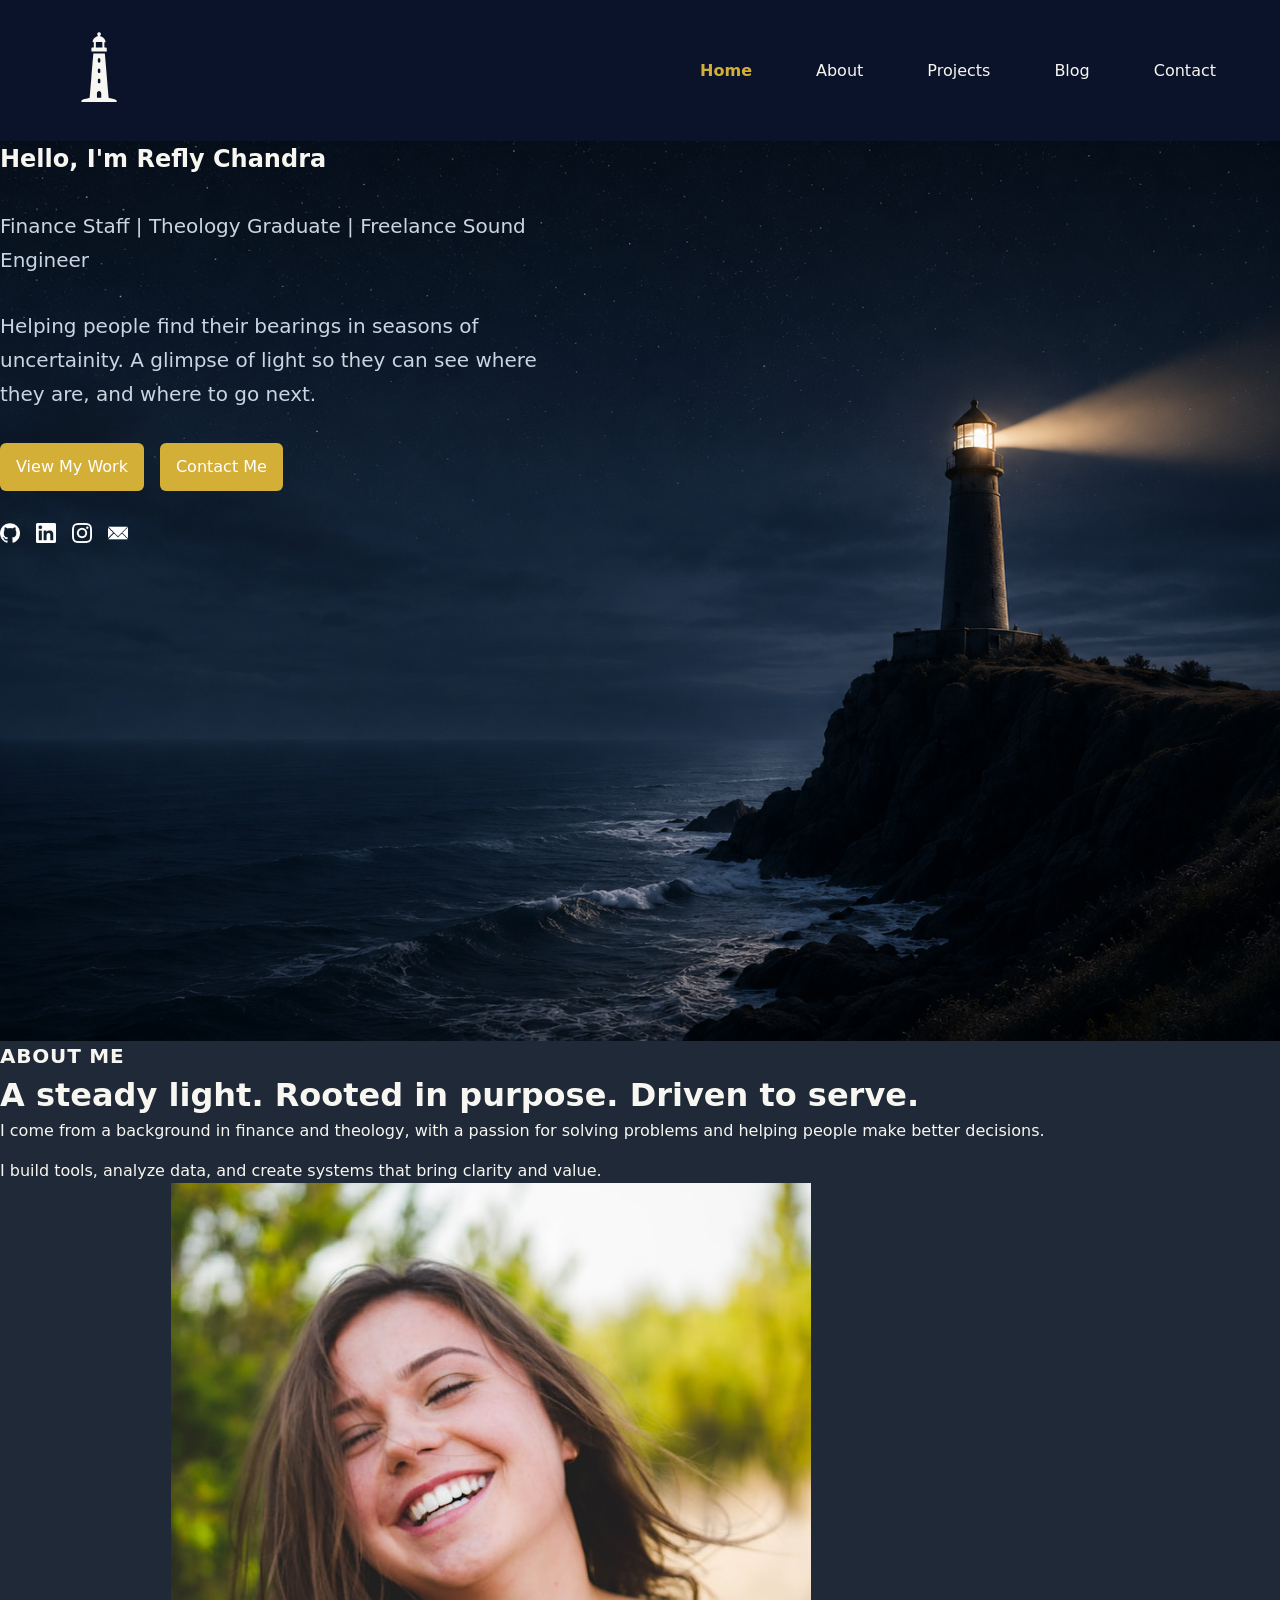
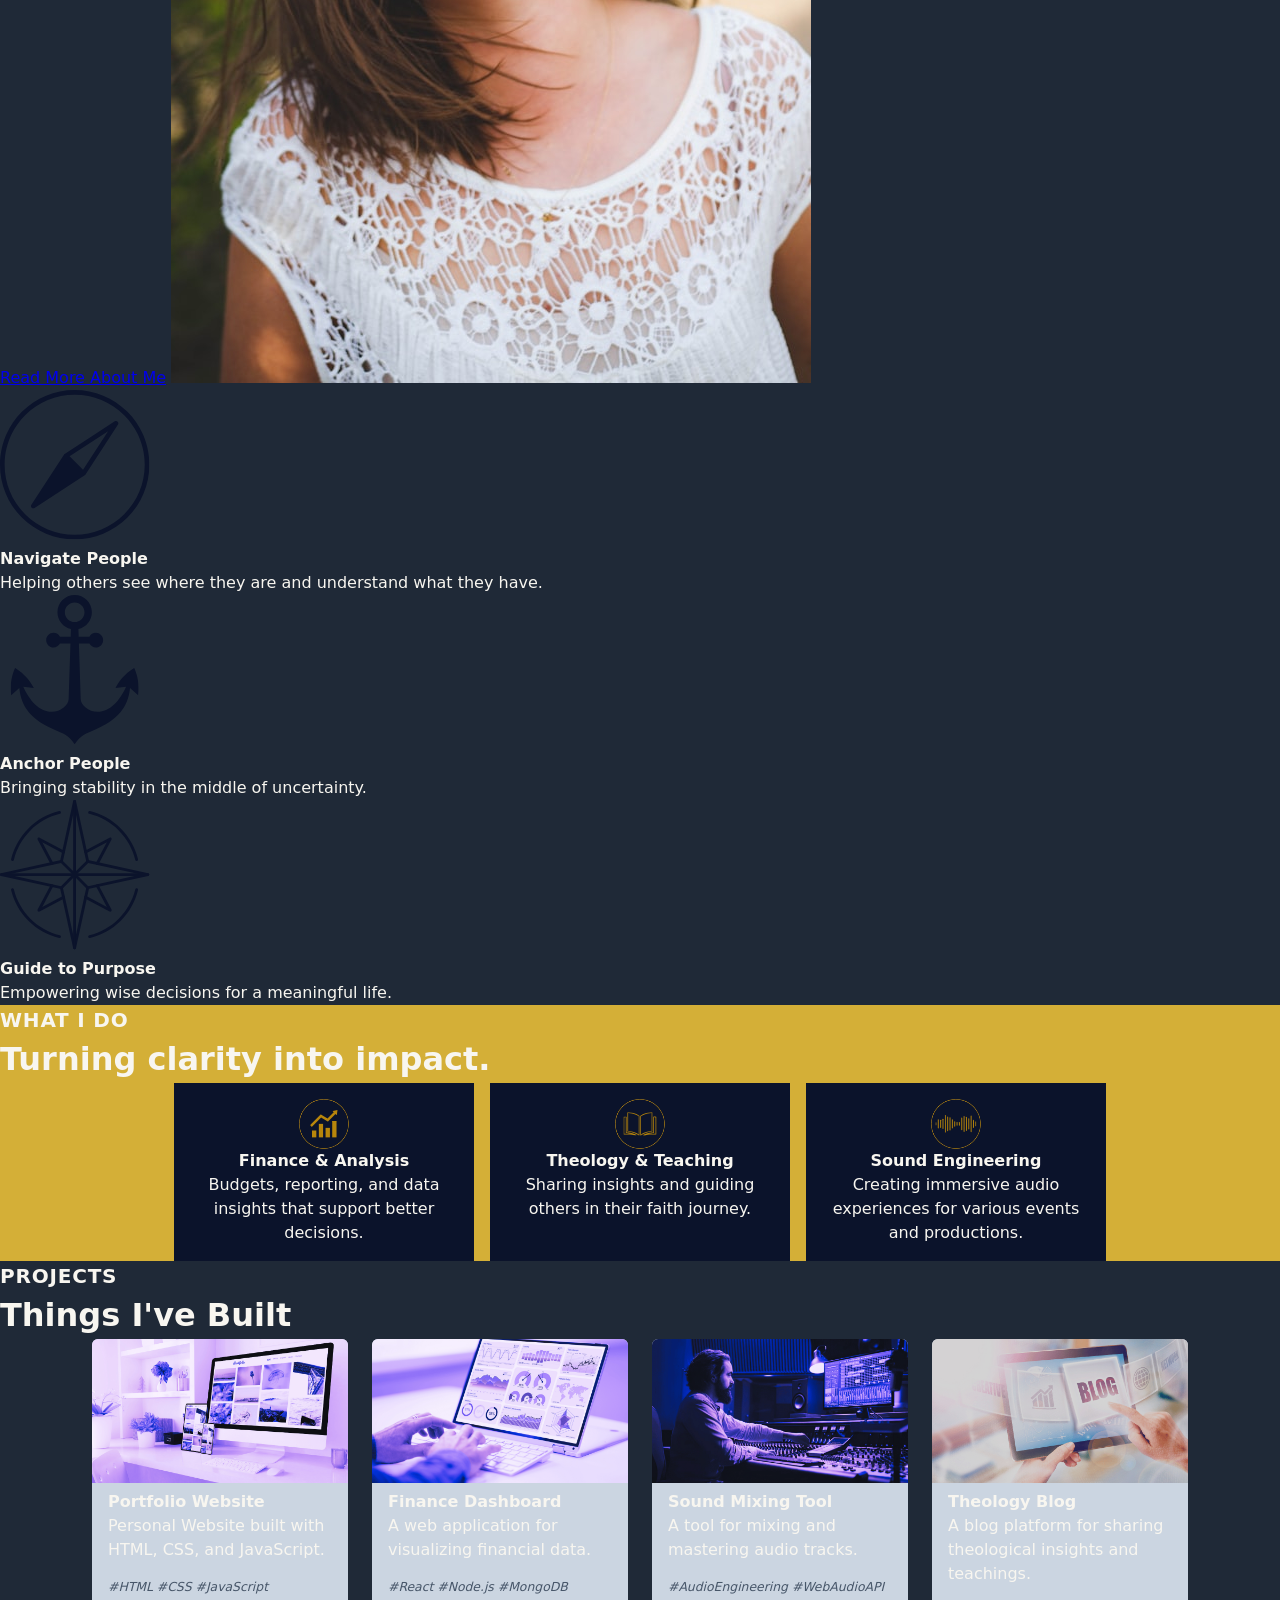
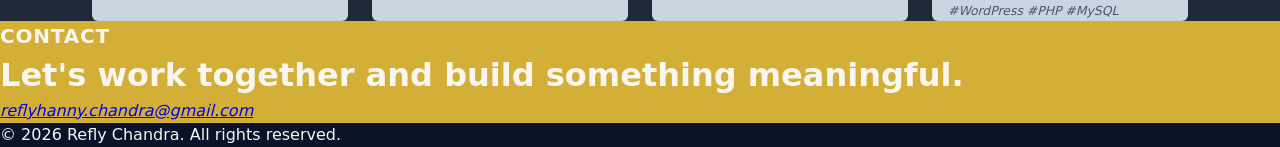
<file: index.html>
﻿<!DOCTYPE html>

<html lang="en" xmlns="http://www.w3.org/1999/xhtml">
<head>
    <meta charset="utf-8" />
    <title>Refly Chandra | Personal Homepage</title>
    <meta name="description" content="Refly Chandra's personal portfolio website" />
    <meta name="viewport" content="width=device-width, initial-scale=1.0" />
    <link rel="stylesheet" href="css/style.css">
</head>
<body>
    <header>
        <nav>
            <div class="logo">
                <a href="/"><img src="assets/icons/logo_3.svg" alt="The logo of Refly Chandra"></a>
            </div>
            <ul>
                <li>
                    <a href="#hero" class="active">Home</a>
                </li>
                <li>
                    <a href="/pages/about.html">About</a>
                </li>
                <li>
                    <a href="/pages/projects.html">Projects</a>
                </li>
                <li>
                    <a href="/pages/blog.html">Blog</a>
                </li>
                <li>
                    <a href="/pages/contact.html">Contact</a>
                </li>
            </ul>
        </nav>
    </header>

    <main>
        <section id="hero">
            <h1>Hello, I'm Refly Chandra</h1>
            <p class="hero-bullet">Finance Staff | Theology Graduate | Freelance Sound Engineer</p>
            <p class="hero-description">Helping people find their bearings in seasons of uncertainity. A glimpse of light so they can see where they are, and where to go next.</p>
            
            <section class="hero-links">
                <a href="/pages/projects.html" class="btn-hero-link">View My Work</a>
                <a href="/pages/contact.html" class="btn-hero-link">Contact Me</a>
            </section>
        
            <section class="hero-social">
                <a href="https://github.com/reflychandra" target="_blank" rel="noopener noreferrer">
                    <img src="assets/icons/github_logo.webp" alt="GitHub logo" />
                </a>
                <a href="https://linkedin.com/in/reflychandra" target="_blank" rel="noopener noreferrer">
                    <img src="assets/icons/linkedin_logo.webp" alt="LinkedIn logo" />
                </a>
                <a href="https://instagram.com/reflychandra" target="_blank" rel="noopener noreferrer">
                    <img src="assets/icons/ig_logo.webp" alt="Instagram logo" />
                </a>
                <a href="mailto:reflyhanny.chandra@gmail.com">
                    <img src="assets/icons/mail_logo.webp" alt="Email Logo" />
                </a>
            </section>

        </section>

        <section id="about">
            <h2>About Me</h2>
            <h3>A steady light. Rooted in purpose. Driven to serve.</h3>
            <p>I come from a background in finance and theology, with a passion for solving problems and helping people make better decisions.</p>
            <p>I build tools, analyze data, and create systems that bring clarity and value.</p>
            <a href="https://reflychandra.github.io/resume/" rel="noopener noreferrer">Read More About Me</a>
            <img src="assets/images/about-center.jpg" alt="Refly Chandra" />
            <section class="about-characteristics">
                <ul>
                    <li>
                        <img src="assets/icons/about-1.svg" alt="Compass Icon" />
                        <h4>Navigate People</h4>
                        <p>Helping others see where they are and understand what they have.</p>
                    </li>
                    <li>
                        <img src="assets/icons/about-2.svg" alt="Anchor Icon" />
                        <h4>Anchor People</h4>
                        <p>Bringing stability in the middle of uncertainty.</p>
                    </li>
                    <li>
                        <img src="assets/icons/about-3.svg" alt="Guide Icon" />
                        <h4>Guide to Purpose</h4>
                        <p>Empowering wise decisions for a meaningful life.</p>
                    </li>
                </ul>
            </section>

        </section>

        <section id="experience">
            <h2>What I Do</h2>
            <h3>Turning clarity into impact.</h3>
            <ul class="experience-list">
                <li>
                    <img src="assets/icons/experience-1.svg" alt="Finance Icon" />
                    <div>
                        <h4>Finance & Analysis</h4>
                        <p>Budgets, reporting, and data insights that support better decisions.</p>
                    </div>
                </li>
                <li>
                    <img src="assets/icons/experience-3.svg" alt="Theology Icon" />
                    <div>
                        <h4>Theology & Teaching</h4>
                        <p>Sharing insights and guiding others in their faith journey.</p>
                    </div>
                </li>
                <li>
                    <img src="assets/icons/experience-4.svg" alt="Sound Engineering Icon" />
                    <div>
                        <h4>Sound Engineering</h4>
                        <p>Creating immersive audio experiences for various events and productions.</p>
                    </div>
                </li>
            </ul>
        </section>
        
        <section id="projects">
            <h2>Projects</h2>
            <h3>Things I've Built</h3>
            
            <div class="projects-description">
                <article class="project">
                    <img src="assets/images/projects-1.png" alt="Portfolio Website Image" />
                    <h4>Portfolio Website</h4>
                    <p>Personal Website built with HTML, CSS, and JavaScript.</p>
                    <p class="hashtag">#HTML #CSS #JavaScript</p>
                </article>

                <article class="project">
                    <img src="assets/images/projects-2.png" alt="Finance Dashboard Image" />
                    <h4>Finance Dashboard</h4>
                    <p>A web application for visualizing financial data.</p>
                    <p class="hashtag">#React #Node.js #MongoDB</p>
                </article>

                <article class="project">
                    <img src="assets/images/projects-3.png" alt="Sound Mixing Tool Image" />  
                    <h4>Sound Mixing Tool</h4>
                    <p>A tool for mixing and mastering audio tracks.</p>
                    <p class="hashtag">#AudioEngineering #WebAudioAPI</p>
                </article>

                <article class="project">
                    <img src="assets/images/projects-4.png" alt="Theology Blog Image" />
                    <h4>Theology Blog</h4>
                    <p>A blog platform for sharing theological insights and teachings.</p>
                    <p class="hashtag">#WordPress #PHP #MySQL</p>
                </article>
            </div>
        </section>

        <section id="contact">
            <h2>Contact</h2>
            <h3>Let's work together and build something meaningful.</h3>
            <address>
                <a href="mailto:reflyhanny.chandra@gmail.com">reflyhanny.chandra@gmail.com</a>
            </address>
        </section>
    </main>
    
    <footer>
        <p>&copy; <time datetime="2026">2026</time> Refly Chandra. All rights reserved.</p> 
    </footer>
    <script src="js/main.js"></script>
</body>
</html>
</file>
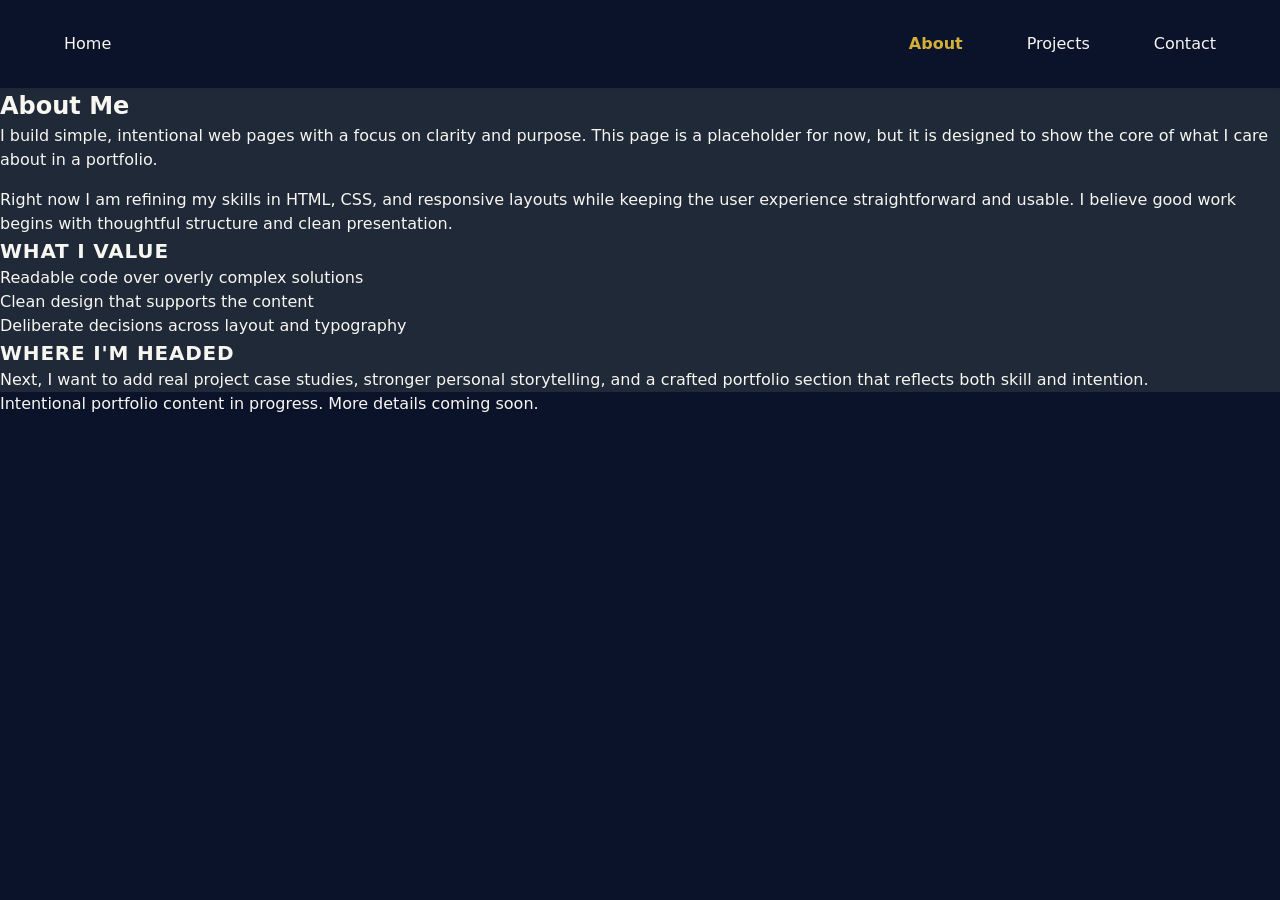
<file: pages/about.html>
<!DOCTYPE html>
<html lang="en">
<head>
  <meta charset="UTF-8">
  <meta name="viewport" content="width=device-width, initial-scale=1.0">
  <title>About Me | Portfolio</title>
  <link rel="stylesheet" href="../css/style.css">
</head>
<body>
  <header>
    <nav class="flex justify-between items-center">
      <a href="../index.html">Home</a>
      <ul class="flex gap">
        <li><a href="../pages/about.html" class="active">About</a></li>
        <li><a href="../index.html#projects">Projects</a></li>
        <li><a href="../index.html#contact">Contact</a></li>
      </ul>
    </nav>
  </header>

  <main id="about">
    <section>
      <h1>About Me</h1>
      <p>I build simple, intentional web pages with a focus on clarity and purpose. This page is a placeholder for now, but it is designed to show the core of what I care about in a portfolio.</p>
      <p>Right now I am refining my skills in HTML, CSS, and responsive layouts while keeping the user experience straightforward and usable. I believe good work begins with thoughtful structure and clean presentation.</p>
    </section>

    <section>
      <h2>What I Value</h2>
      <ul>
        <li>Readable code over overly complex solutions</li>
        <li>Clean design that supports the content</li>
        <li>Deliberate decisions across layout and typography</li>
      </ul>
    </section>

    <section>
      <h2>Where I'm headed</h2>
      <p>Next, I want to add real project case studies, stronger personal storytelling, and a crafted portfolio section that reflects both skill and intention.</p>
    </section>
  </main>

  <footer>
    <p>Intentional portfolio content in progress. More details coming soon.</p>
  </footer>
</body>
</html>
</file>
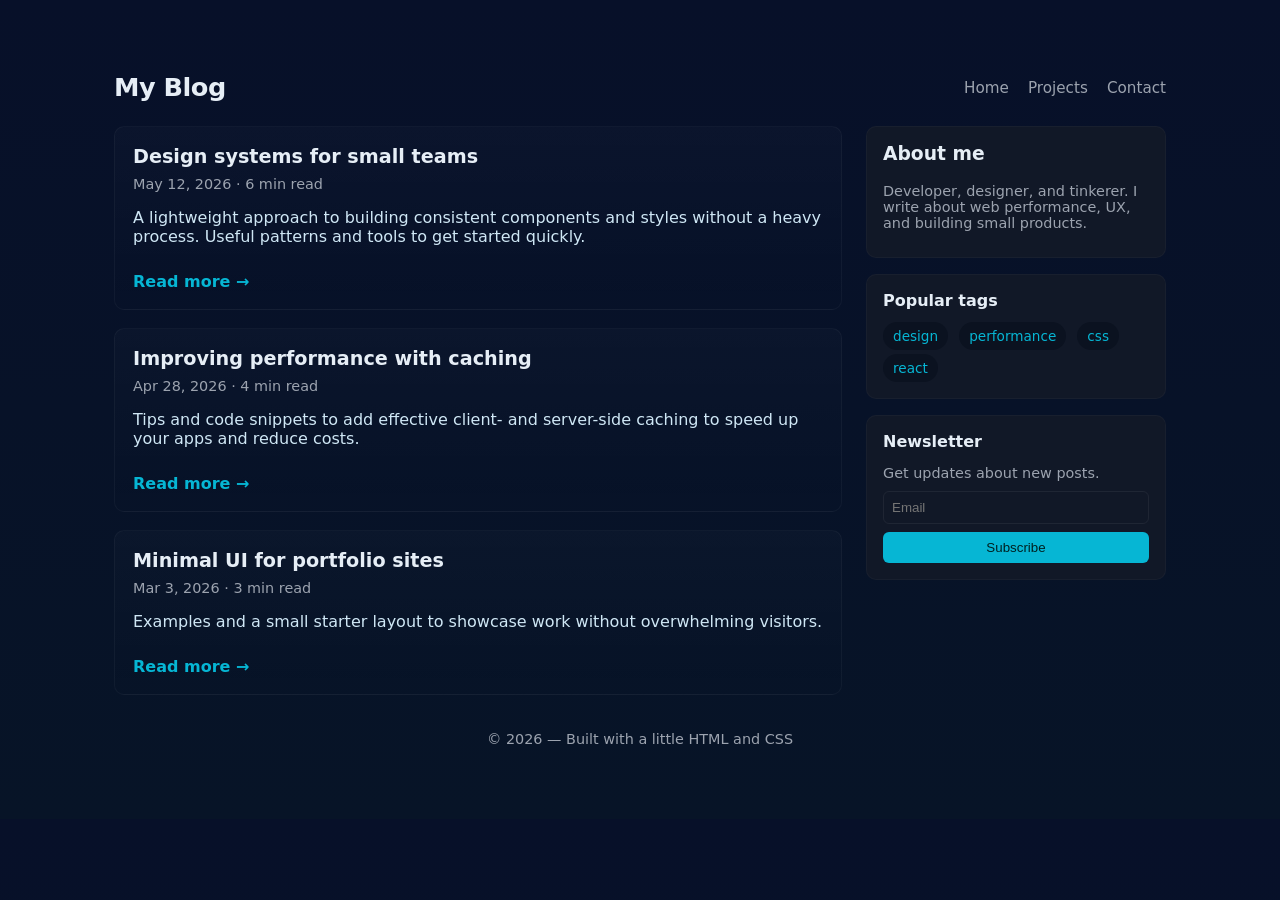
<file: pages/blog.html>
<!doctype html>
<html lang="en">
<head>
	<meta charset="utf-8">
	<meta name="viewport" content="width=device-width,initial-scale=1">
	<title>Blog — Portfolio</title>
	<style>
		:root{--bg:#0f1724;--card:#111827;--muted:#9ca3af;--accent:#06b6d4}
		*{box-sizing:border-box}
		body{margin:0;font-family:Inter,system-ui,Segoe UI,Roboto,Arial;background:linear-gradient(180deg,#071029 0%, #071427 100%);color:#e6eef6}
		.container{max-width:1100px;margin:48px auto;padding:24px}
		header{display:flex;align-items:center;justify-content:space-between;margin-bottom:24px}
		header h1{margin:0;font-size:1.6rem;letter-spacing:-0.5px}
		nav a{color:var(--muted);text-decoration:none;margin-left:14px;font-size:0.95rem}
		.layout{display:grid;grid-template-columns:1fr 300px;gap:24px}
		.post-list{display:flex;flex-direction:column;gap:18px}
		.post{background:linear-gradient(180deg,rgba(255,255,255,0.02),transparent);border:1px solid rgba(255,255,255,0.04);padding:18px;border-radius:10px}
		.post h2{margin:0 0 8px 0;font-size:1.2rem}
		.meta{color:var(--muted);font-size:0.9rem;margin-bottom:10px}
		.excerpt{color:#cfe7f5}
		.read-more{display:inline-block;margin-top:10px;color:var(--accent);text-decoration:none;font-weight:600}
		aside .card{background:var(--card);padding:16px;border-radius:10px;border:1px solid rgba(255,255,255,0.03);margin-bottom:16px}
		.tag{display:inline-block;background:#0b1220;color:var(--accent);padding:6px 10px;border-radius:999px;font-size:0.85rem;margin:4px 6px 0 0}
		footer{margin-top:36px;color:var(--muted);font-size:0.9rem;text-align:center}
		@media(max-width:800px){.layout{grid-template-columns:1fr}.container{margin:20px}}
	</style>
</head>
<body>
	<div class="container">
		<header>
			<h1>My Blog</h1>
			<nav>
				<a href="/">Home</a>
				<a href="/projects">Projects</a>
				<a href="/contact">Contact</a>
			</nav>
		</header>

		<div class="layout">
			<main>
				<section class="post-list">
					<article class="post">
						<h2>Design systems for small teams</h2>
						<div class="meta">May 12, 2026 · 6 min read</div>
						<p class="excerpt">A lightweight approach to building consistent components and styles without a heavy process. Useful patterns and tools to get started quickly.</p>
						<a class="read-more" href="#">Read more →</a>
					</article>

					<article class="post">
						<h2>Improving performance with caching</h2>
						<div class="meta">Apr 28, 2026 · 4 min read</div>
						<p class="excerpt">Tips and code snippets to add effective client- and server-side caching to speed up your apps and reduce costs.</p>
						<a class="read-more" href="#">Read more →</a>
					</article>

					<article class="post">
						<h2>Minimal UI for portfolio sites</h2>
						<div class="meta">Mar 3, 2026 · 3 min read</div>
						<p class="excerpt">Examples and a small starter layout to showcase work without overwhelming visitors.</p>
						<a class="read-more" href="#">Read more →</a>
					</article>
				</section>
			</main>

			<aside>
				<div class="card">
					<h3 style="margin-top:0">About me</h3>
					<p class="meta">Developer, designer, and tinkerer. I write about web performance, UX, and building small products.</p>
				</div>

				<div class="card">
					<h4 style="margin:0 0 8px 0">Popular tags</h4>
					<div>
						<span class="tag">design</span>
						<span class="tag">performance</span>
						<span class="tag">css</span>
						<span class="tag">react</span>
					</div>
				</div>

				<div class="card">
					<h4 style="margin:0 0 8px 0">Newsletter</h4>
					<p class="meta">Get updates about new posts.</p>
					<form onsubmit="event.preventDefault();alert('Subscribed (demo)')">
						<input type="email" placeholder="Email" required style="width:100%;padding:8px;border-radius:6px;border:1px solid rgba(255,255,255,0.06);margin-bottom:8px;background:transparent;color:inherit">
						<button style="width:100%;padding:8px;border-radius:6px;border:0;background:var(--accent);color:#022;cursor:pointer">Subscribe</button>
					</form>
				</div>
			</aside>
		</div>

		<footer>
			© 2026 — Built with a little HTML and CSS
		</footer>
	</div>
</body>
</html>
</file>
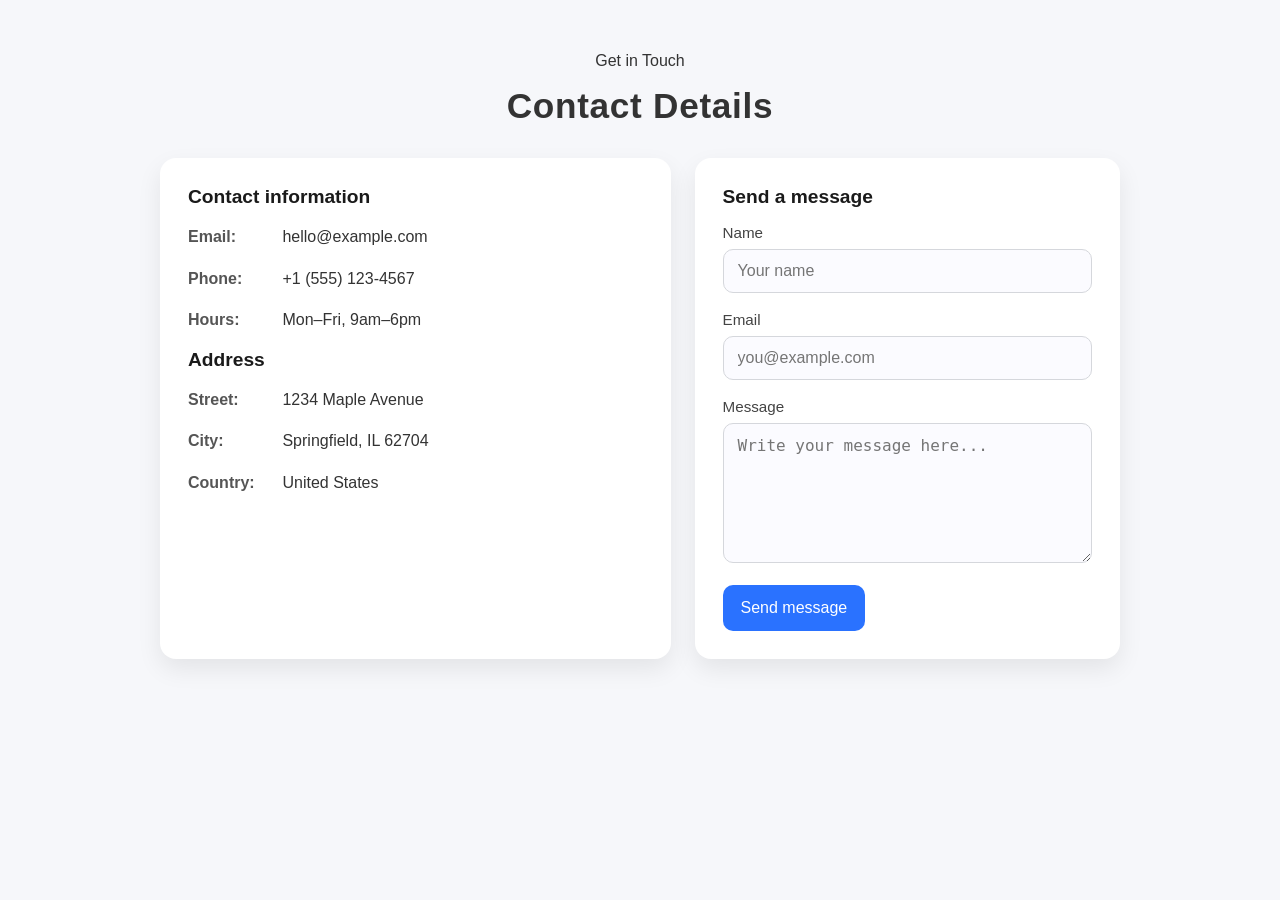
<file: pages/contact.html>
<!DOCTYPE html>
<html lang="en">
<head>
  <meta charset="UTF-8" />
  <meta name="viewport" content="width=device-width, initial-scale=1.0" />
  <title>Contact</title>
  <style>
    body {
      margin: 0;
      font-family: Arial, sans-serif;
      background: #f6f7fa;
      color: #333;
    }

    .page-wrapper {
      max-width: 960px;
      margin: 0 auto;
      padding: 36px 24px;
    }

    .header {
      text-align: center;
      margin-bottom: 32px;
    }

    .header h1 {
      margin: 0;
      font-size: 2.2rem;
      letter-spacing: 0.02em;
    }

    .grid {
      display: grid;
      gap: 24px;
      grid-template-columns: 1.2fr 1fr;
    }

    .card {
      background: #fff;
      border-radius: 16px;
      box-shadow: 0 10px 24px rgba(0, 0, 0, 0.08);
      padding: 28px;
    }

    .card h2 {
      margin-top: 0;
      font-size: 1.2rem;
      color: #1a1a1a;
    }

    .contact-details,
    .address-list {
      list-style: none;
      padding: 0;
      margin: 0;
    }

    .contact-details li,
    .address-list li {
      margin-bottom: 16px;
      line-height: 1.6;
    }

    .contact-details strong,
    .address-list strong {
      display: inline-block;
      width: 90px;
      color: #555;
    }

    form {
      display: grid;
      gap: 18px;
    }

    label {
      display: block;
      font-size: 0.95rem;
      margin-bottom: 8px;
      color: #444;
    }

    input,
    textarea {
      width: 100%;
      border: 1px solid #d5d7dc;
      border-radius: 10px;
      padding: 12px 14px;
      font-size: 1rem;
      background: #fbfbff;
      box-sizing: border-box;
    }

    textarea {
      min-height: 140px;
      resize: vertical;
    }

    button {
      background: #2a72ff;
      color: #fff;
      border: none;
      border-radius: 10px;
      padding: 14px 18px;
      cursor: pointer;
      font-size: 1rem;
      transition: background 0.2s ease;
      width: fit-content;
    }

    button:hover {
      background: #1f5cd4;
    }

    @media (max-width: 760px) {
      .grid {
        grid-template-columns: 1fr;
      }
    }
  </style>
</head>
<body>
  <div class="page-wrapper">
    <header class="header">
      <p>Get in Touch</p>
      <h1>Contact Details</h1>
    </header>

    <div class="grid">
      <section class="card">
        <h2>Contact information</h2>
        <ul class="contact-details">
          <li><strong>Email:</strong> hello@example.com</li>
          <li><strong>Phone:</strong> +1 (555) 123-4567</li>
          <li><strong>Hours:</strong> Mon–Fri, 9am–6pm</li>
        </ul>

        <h2>Address</h2>
        <ul class="address-list">
          <li><strong>Street:</strong> 1234 Maple Avenue</li>
          <li><strong>City:</strong> Springfield, IL 62704</li>
          <li><strong>Country:</strong> United States</li>
        </ul>
      </section>

      <section class="card">
        <h2>Send a message</h2>
        <form>
          <div>
            <label for="name">Name</label>
            <input type="text" id="name" name="name" placeholder="Your name" />
          </div>

          <div>
            <label for="email">Email</label>
            <input type="email" id="email" name="email" placeholder="you@example.com" />
          </div>

          <div>
            <label for="message">Message</label>
            <textarea id="message" name="message" placeholder="Write your message here..."></textarea>
          </div>

          <button type="submit">Send message</button>
        </form>
      </section>
    </div>
  </div>
</body>
</html>
</file>
<file: css/style.css>
/* Basic CSS formatting */

/* Reset / Box sizing */
*, *::before, *::after {
	box-sizing: border-box;
	margin: 0;
	padding: 0;
}

/* Root variables */
:root {
	--primary-color-one: #0b132b;
	--primary-color-two: #1f2937;
	--primary-color-three: #d4af37;
	--neutral-color-one: #2e3440;
	--neutral-color-two: #475669;
	--neutral-color-three: #cbd5e1;
	--neutral-color-four: #f8f6f0;
	--paragraph-color: #cbd5e1;
	--accent-color-one: #b8860b;
	--accent-color-success: #22c55e;
	--accent-color-error: #ef4444;
	--accent-color-info: #3b82f6;
	--radius: 6px;
	--gap: 1rem;
	--max-width: 1200px;
}

html, body {
	height: 100%;
	background: var(--primary-color-one);
	color: var(--neutral-color-four);
	font-family: system-ui, -apple-system, 'Segoe UI', Roboto, 'Helvetica Neue', Arial;
	line-height: 1.5;
	-webkit-font-smoothing: antialiased;
}

/* Header */
header {
	background: var(--primary-color-one);
	padding: 1rem 2rem;
	box-shadow: 0 2px 4px rgba(0, 0, 0, 0.05);
	position: sticky;
	top: 0;
	z-index: 1000;
}

.logo img {
	height: 70px;
	width: auto;
}

/* Container
.container {
	width: 100%;
	max-width: var(--max-width);
	margin: 0 auto;
	padding: calc(var(--gap) * 1.25);
}*/

/* Typography
h1, h2, h3, h4, h5, h6 {
	color: var(--neutral-color-four);
	font-weight: 600;
	margin-bottom: 0.5rem;
	padding-top: 1rem;
} */

p + p {
  margin-top: 1rem;
}

/* Utility classes
.flex { display: flex; }
.items-center { align-items: center; }
.justify-between { justify-content: space-between; }
.gap-sm { gap: 0.5rem; }
.gap { gap: var(--gap); }  */

/* Buttons
.btn {
	display: inline-flex;
	align-items: center;
	gap: 0.5rem;
	padding: 0.5rem 1rem;
	border-radius: var(--radius);
	border: none;
	background: var(--primary);
	color: #fff;
	cursor: pointer;
	transition: background 0.15s ease, transform 0.05s ease;
}
.btn:active { transform: translateY(1px); }
.btn.secondary { background: #e5e7eb; color: var(--fg); }
*/

/* Forms */
/*input, textarea, select {
	width: 100%;
	padding: 0.5rem;
	border: 1px solid #e5e7eb;
	border-radius: 6px;
	background: #fff;
	color: var(--fg);
}
*/

h2 {
	text-transform: uppercase;
	font-size: 1.25rem;
	letter-spacing: 0.05rem;
}

h3 {
	font-size: 2rem;
}

/* Navigation Style */
nav {
	display: flex;
	justify-content: space-between;
	align-items: center;
	padding: 1rem 2rem;
	background: var(--primary-color-one);
}

nav ul {
	list-style: none;
	display: flex;
	flex-direction: row;
	gap: 4rem;
}

nav a {
	text-decoration: none;
	color: var(--neutral-color-four);
	transition: color 0.2s ease;
}

nav a:hover {
	color: var(--primary-color-three);
	text-decoration: underline;
}

nav a.active {
	color: var(--primary-color-three);
	font-weight: bold;
}

#hero {
	text-align: left;
	background-image: url('../assets/images/hero-background.png');
	background-size: cover;
	background-position: center;
	color: #f8f6f0;
	min-height: 100vh;
}

#hero p {
	font-size: 1.25rem;
	margin-top: 2rem;
	color: var(--paragraph-color);
	max-width: 34rem;	
	line-height: 1.7;
}

.hero-social {
	display: flex;
	justify-content: left;
	flex-wrap: wrap;
	gap: 1rem;
	align-items: center;
}

.hero-social img {
	width: 20px;
	height: 20px;
	object-fit: contain;
}

.hero-links {
	display: flex;
	justify-content: left;
	flex-wrap: wrap;
	gap: 1rem;
	margin: 2rem 0;
}

.hero-links a {
	text-decoration: none;
	padding: 0.75rem 1rem;
	border-radius: var(--radius);
	background: var(--primary-color-three);
	color: #fff;
	transition: background 0.2s ease;
}

#about {
	background: var(--primary-color-two);
	color: #f8f6f0;
}

#experience {
	background: var(--primary-color-three);
	color: #f8f6f0;
	display: flex;
	flex-direction: column;
}

.experience-list {
	display: flex;
	flex-direction: row;
	gap: 1rem;
	justify-content: center;
}

#experience li {
	list-style: none;
	align-items: center;
	background: var(--primary-color-one);
	flex: 1 1 300px;
	max-width: 300px;
	justify-content: center;
	text-align: center;
	gap: 1rem;
	padding: 1rem;
	
}

#experience li img {
	width: 50px;
	height: 50px;
	display: block;
	margin: 0 auto;
}

#contact {
	background: var(--primary-color-three);
	color: #f8f6f0;
}

#projects {
	background: var(--primary-color-two);
	color: #f8f6f0;
	display: flex;
	flex-direction: column;
	flex-wrap: wrap;
	justify-content: center;
}

.projects-description {
	display: flex;
	flex-direction: row;
	flex-wrap: wrap;
	justify-content: center;
	gap: 1.5rem;
}

.project {
	background: var(--neutral-color-three);
	border-radius: var(--radius);
	max-width: 256px;
	flex: 1 1 256px;
}

.project img {
	max-width: 256px;
	max-height: 144px;
	border-top-left-radius: var(--radius);
	border-top-right-radius: var(--radius);
}

.project h4, .project p, .project .hashtag {
	padding: 0rem 1rem;
}

.hashtag {
	color: var(--neutral-color-two);
	font-size: 0.775rem;
	font-style: italic;
}

/* Helpers */
.sr-only {
	position: absolute !important;
	width: 1px; height: 1px; padding: 0; margin: -1px;
	overflow: hidden; clip: rect(0,0,0,0); white-space: nowrap; border: 0;
}

/* Small default spacing */
.mb-1 { margin-bottom: 0.5rem; }
.mb-2 { margin-bottom: 1rem; }
.mt-2 { margin-top: 1rem; }
</file>
